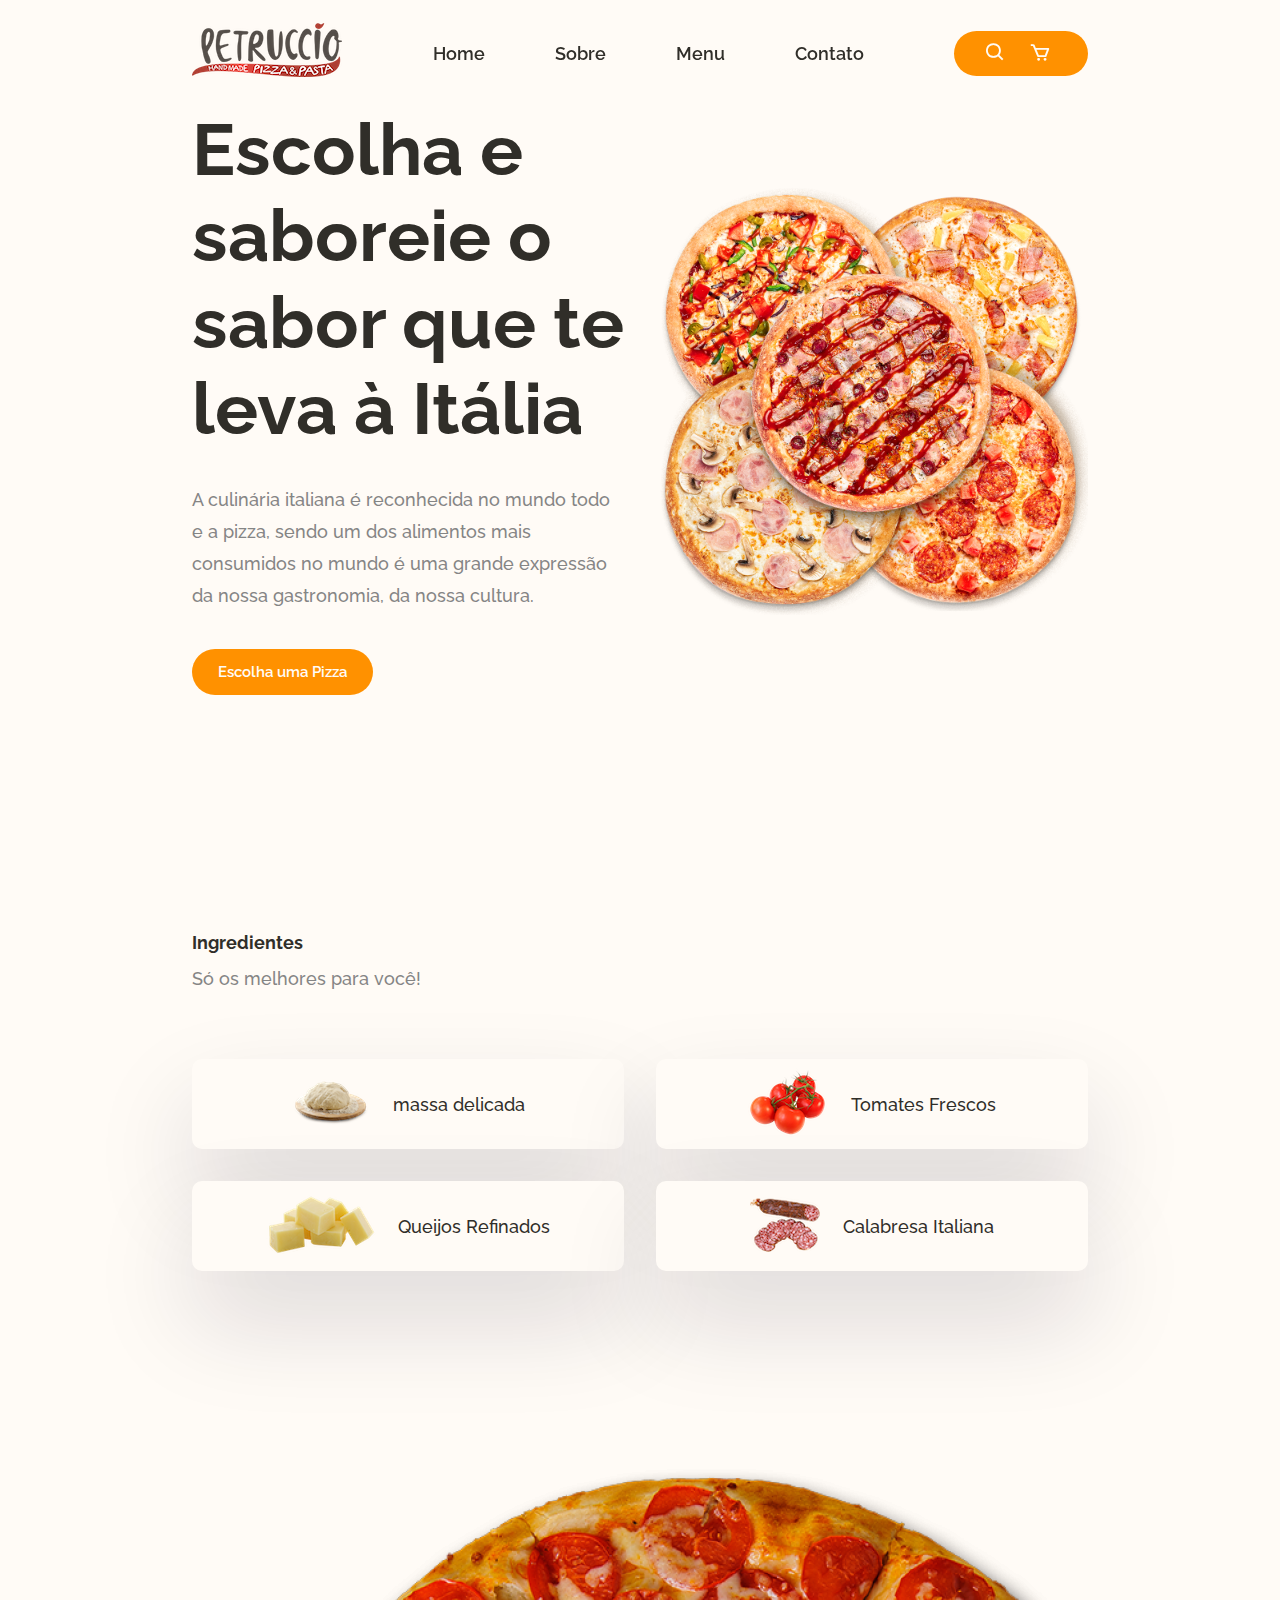
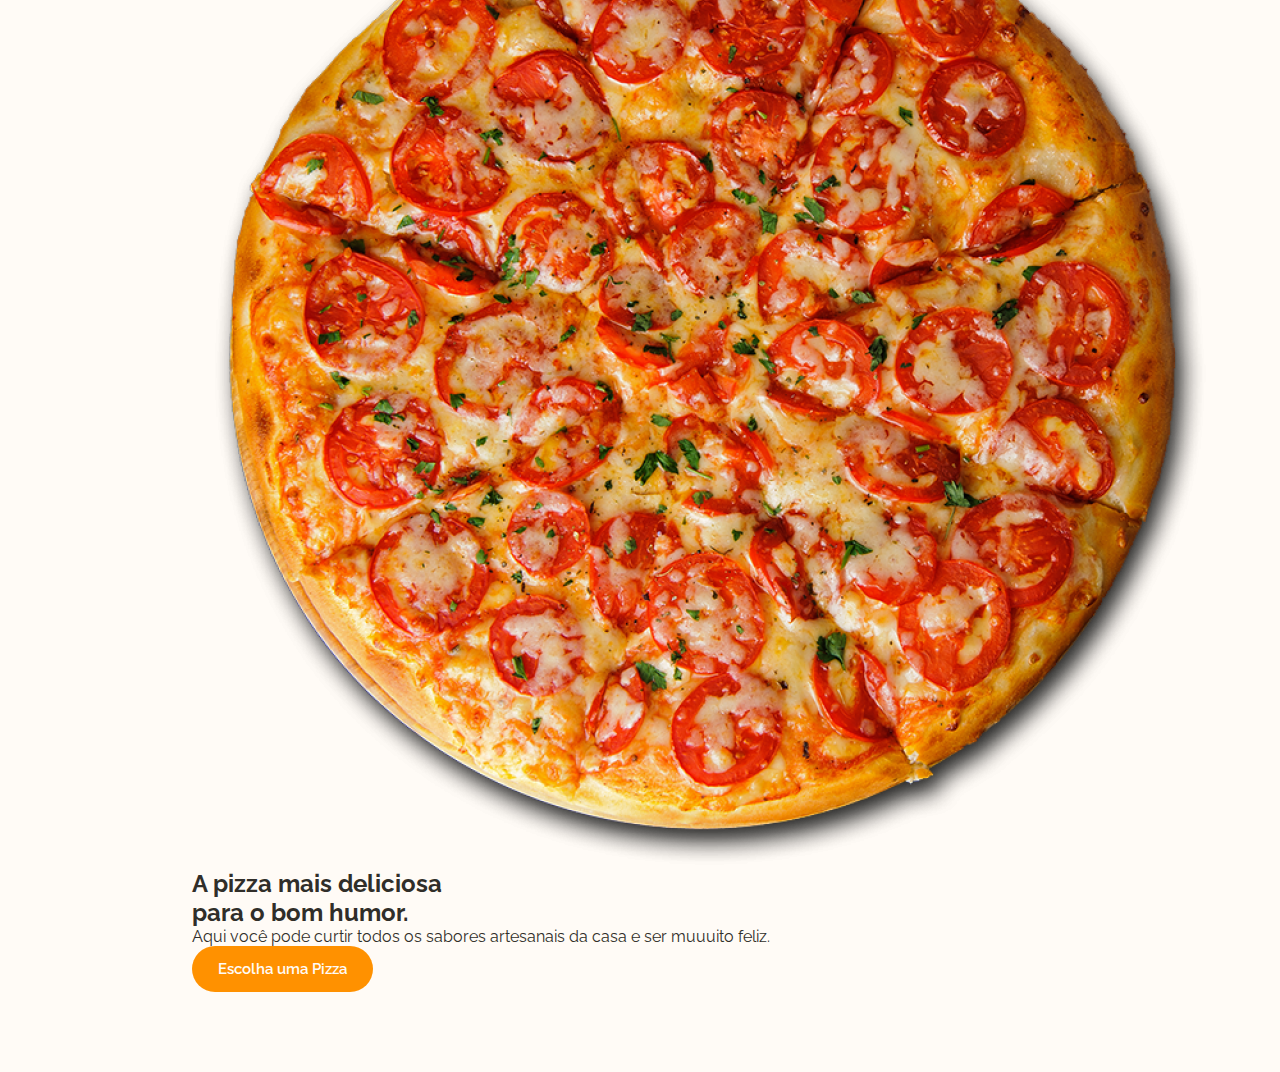
<file: Pizzaria/index.html>
<!DOCTYPE html>
<html lang="pt-br">
<head>
    <meta charset="UTF-8">
    <meta http-equiv="X-UA-Compatible" content="ie=edge">
    <meta name="viewport" content="width=device-width, initial-scale=1.0">
    <title>Pizzaria do Petruccio</title>

    <link rel="stylesheet" href="./assets/css/style.css">

    <link rel="preconnect" href="https://fonts.googleapis.com">
    <link rel="preconnect" href="https://fonts.gstatic.com" crossorigin>
    <link href="https://fonts.googleapis.com/css2?family=Poppins:ital,wght@0,100;0,200;0,300;0,400;0,500;0,600;0,700;0,800;0,900;1,100;1,200;1,300;1,400;1,500;1,600;1,800;1,900&family=Raleway:ital,wght@0,100;0,200;0,300;0,400;0,500;0,600;0,700;0,800;0,900;1,100;1,200;1,300;1,400;1,500;1,600;1,700;1,800;1,900&display=swap" rel="stylesheet">
    
    <link href='https://unpkg.com/boxicons@2.1.4/css/boxicons.min.css' rel='stylesheet'>

</head>
<body>
    <!-- Header section-->
    <header>
        <a href="#" class="logo"><img src="/assets/img/logo.png" alt="logo"></a>
        <ul class="navbar">
            <li><a href="#home">Home</a></li>
            <li><a href="#sobre">Sobre</a></li>
            <li><a href="#menu">Menu</a></li>
            <li><a href="#contato">Contato</a></li>
        </ul>

        <div class="h-icons">
            <a href="#"><i class='bx bx-search'></i></a>
            <a href="#"><i class='bx bx-cart' ></i></a>
            <div class="bx bx-menu" id="menu-icon"></div>
        </div>
    </header>

    <!-- Home section-->
    <section class="home" id="home">
        <div class="home-text">
            <h1><span>Escolha e saboreie</span> o sabor que te leva à Itália</h1>
            <p>A culinária italiana é reconhecida no mundo todo e a pizza, 
                sendo um dos alimentos mais consumidos no mundo é uma grande 
                expressão da nossa gastronomia, da nossa cultura.
            </p>
            <a href="#" class="btn">Escolha uma Pizza</a>
        </div>
        <div class="home-img">
            <img src="/assets/img/home.png" alt="home">
        </div>
    </section>

    <!-- Container section-->
    <section class="container">
        <div class="main-text">
            <h2>Ingredientes</h2>
            <p>Só os melhores para você!</p>
        </div>
        <div class="container-box">
            <div class="c-mainbox">
                <div class="container-img">
                    <img src="/assets/img/b1.png" alt="box1">
                </div>
                <div class="container-text">
                    <p>massa delicada</p>
                </div>
            </div>
            <div class="c-mainbox">
                <div class="container-img">
                    <img src="/assets/img/b2.png" alt="box2">
                </div>
                <div class="container-text">
                    <p>Tomates Frescos</p>
                </div>
            </div>
            <div class="c-mainbox">
                <div class="container-img">
                    <img src="/assets/img/b3.png" alt="box3">
                </div>
                <div class="container-text">
                    <p>Queijos Refinados</p>
                </div>
            </div>
            <div class="c-mainbox">
                <div class="container-img">
                    <img src="/assets/img/b4.png" alt="box4">
                </div>
                <div class="container-text">
                    <p>Calabresa Italiana</p>
                </div>
            </div>
        
        </div>
    </section>

    <!-- about section-->
    <section class="about" id="about">
        <div class="about-img">
            <img src="/assets/img/a.png" alt="about-img">
        </div>
        <div class="about-text">
            <h2>A pizza mais deliciosa <br> para o bom humor.</h2>
            <p>Aqui você pode curtir todos os sabores artesanais da casa e ser muuuito feliz.</p>
            <a href="#" class="btn">Escolha uma Pizza</a>
        </div>
    </section>
</body>
</html>
</file>
<file: Pizzaria/assets/css/style.css>
*{
    padding: 0;
    margin: 0;
    box-sizing: border-box;
    font-family: 'Raleway', sans-serif;
    text-decoration: none;
    list-style: none;
    scroll-behavior: smooth;
}
:root{
    --text-color: #302e29;
    --main-color: #ff9100;
    --second-color: #858585;
    --bg-color: #fffbf6;
    --big-font: 4.5rem;
    --h2-font: 2.6rem;
    --p-font: 1.1rem;
}
body{
    background: var(--bg-color);
    color: var(--text-color);
}
header{
    position: fixed;
    width: 100%;
    top: 0;
    right: 0;
    z-index: 1000;
    display: flex;
    align-items: center;
    justify-content: space-between;
    background: transparent;
    padding: 23px 15%;
    transition: all .40s ease;
}
.logo{
    font-size: 30px;
}
.navbar{
    display: flex;
}
.navbar a{
    color: var(--text-color);
    font-size: var(--p-font);
    font-weight: 600;
    padding: 5px 10px;
    margin: 2px 25px;
    border-bottom: 2px solid transparent;
    transition: all .40s ease;
}
.navbar a:hover{
    border-bottom: 2px solid var(--main-color);
    color: var(--main-color);
}
.h-icons{
    display: flex;
    align-items: center;
    padding: 10px 22px;
    background: var(--main-color);
    border-radius: 5rem;
}
.h-icons i{
    font-size: 22px;
    color: var(--bg-color);
    margin-right: 15px;
    margin-left: 8px;
}
#menu-icon{
    font-size: 32px;
    color: var(--bg-color);
    z-index: 10001;
    cursor: pointer;
    display: none;
}
section{
    padding: 90px 15% 80px;
}
.home{
    height: 88vh;
    width: 100%;
    position: relative;
    display: grid;
    grid-template-columns: repeat(2, 1fr);
    align-items: center;
    gap: 2rem;
}
.home-img img{
    width: 100%;
    height: auto;
}
.home-text h1{
    font-size: var(--big-font);
    line-height: 1.2;
    margin-bottom: 2rem;
}
.home-text p{
    font-size: var(--p-font);
    font-weight: 500;
    color: var(--second-color);
    line-height: 32px;
    margin-bottom: 2.3rem;
}
.btn{
    display: inline-block;
    padding: 14px 26px;
    background: var(--main-color);
    color: var(--bg-color);
    font-size: 15px;
    font-weight: 600;
    border-radius: 5rem;
    transition: all .40s ease;
}
.btn:hover{
    letter-spacing: 1px;
}
.container{
    margin-top: 50px;
}
.main-text h2{
    font-size: var(--p-font);
    margin-bottom: 10px;
}
.main-text p{
    font-size: var(--p-font);
    font-weight: 500;
    color: var(--second-color);
    line-height: 32px;
}
.container-box{
    display: grid;
    grid-template-columns: repeat(auto-fit, minmax(300px, auto));
    gap: 2rem;
    align-items: center;
    margin-top: 4rem;
}
.c-mainbox{
    display: flex;
    align-items: center;
    justify-content: center;
    gap: 1.4rem;
    border-radius: 10px;
    height: 90px;
    background: var(--bg-color);
    box-shadow: rgba(17, 12, 46, .15) 0px 48px 100px 0px;
    transition: all .40s ease;
}
.container-text p{
    font-size: var(--p-font);
    font-weight: 500;
}
.c-mainbox:hover{
    transform: translateX(7px);
    cursor: pointer;
}
</file>
